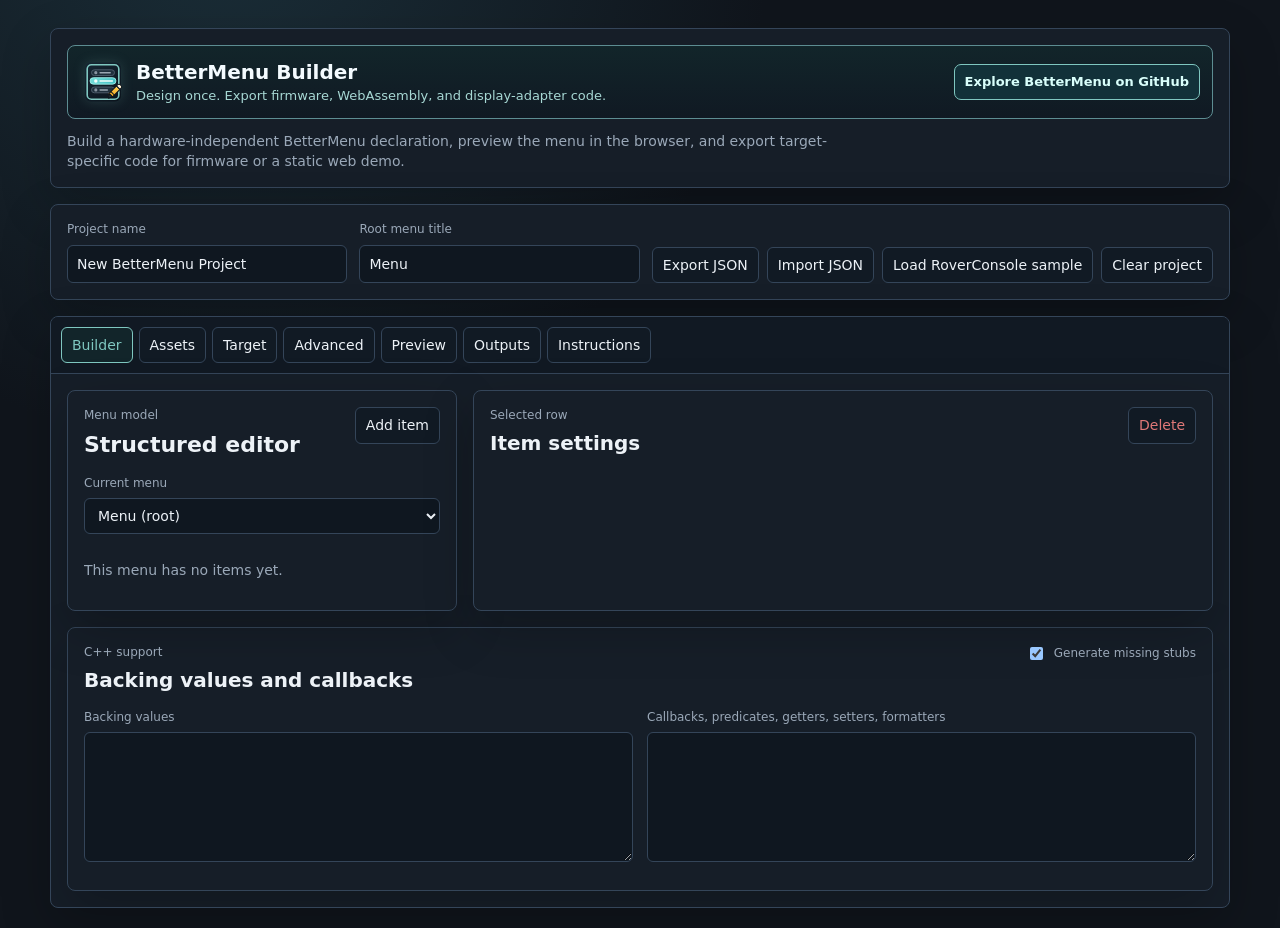
<file: docs/menu-builder/index.html>
<!doctype html>
<html lang="en">
<head>
  <meta charset="utf-8">
  <meta name="viewport" content="width=device-width, initial-scale=1">
  <title>BetterMenu Builder</title>
  <link rel="stylesheet" href="./styles.css?v=builder-brand">
</head>
<body>
  <main class="shell">
    <section class="intro-panel">
      <div class="builder-brand">
        <div class="brand-lockup" aria-label="BetterMenu Builder">
          <img class="brand-mark" src="./assets/icons/bettermenu-builder-icon.svg" alt="" aria-hidden="true">
          <div>
            <strong>BetterMenu Builder</strong>
            <span>Design once. Export firmware, WebAssembly, and display-adapter code.</span>
          </div>
        </div>
        <a class="repo-cta" href="https://github.com/ripred/BetterMenu">Explore BetterMenu on GitHub</a>
      </div>
      <p>
        Build a hardware-independent BetterMenu declaration, preview the menu in the browser, and export target-specific code for firmware or a static web demo.
      </p>
    </section>

    <section class="toolbar-panel" aria-label="Project controls">
      <div class="field compact">
        <label for="project-name">Project name</label>
        <input id="project-name" type="text">
      </div>
      <div class="field compact">
        <label for="root-title">Root menu title</label>
        <input id="root-title" type="text">
      </div>
      <div class="button-row">
        <button type="button" id="save-json">Export JSON</button>
        <label class="file-button" for="load-json">Import JSON</label>
        <input id="load-json" type="file" accept="application/json,.json">
        <button type="button" id="load-sample">Load RoverConsole sample</button>
        <button type="button" id="clear-model">Clear project</button>
      </div>
    </section>

    <section class="workspace">
      <nav class="tabs" aria-label="Builder views">
        <button class="tab active" type="button" data-tab="builder">Builder</button>
        <button class="tab" type="button" data-tab="assets">Assets</button>
        <button class="tab" type="button" data-tab="target">Target</button>
        <button class="tab" type="button" data-tab="advanced">Advanced</button>
        <button class="tab" type="button" data-tab="preview">Preview</button>
        <button class="tab" type="button" data-tab="outputs">Outputs</button>
        <button class="tab" type="button" data-tab="instructions">Instructions</button>
      </nav>

      <section class="tab-panel active" data-panel="builder">
        <div class="builder-grid">
          <section class="panel" aria-label="Menu tree">
            <div class="panel-heading">
              <div>
                <p class="panel-label">Menu model</p>
                <h1>Structured editor</h1>
              </div>
              <button type="button" id="add-item">Add item</button>
            </div>
            <div class="field">
              <label for="menu-select">Current menu</label>
              <select id="menu-select"></select>
            </div>
            <div id="item-list" class="item-list" role="listbox" aria-label="Menu items"></div>
          </section>

          <section class="panel" aria-label="Item editor">
            <div class="panel-heading">
              <div>
                <p class="panel-label">Selected row</p>
                <h2 id="editor-title">Item settings</h2>
              </div>
              <button type="button" id="delete-item" class="danger">Delete</button>
            </div>
            <div id="item-editor" class="editor-form"></div>
          </section>
        </div>

        <section class="panel snippets-panel" aria-label="C++ support code">
          <div class="panel-heading">
            <div>
              <p class="panel-label">C++ support</p>
              <h2>Backing values and callbacks</h2>
            </div>
            <label class="checkline">
              <input id="generate-stubs" type="checkbox">
              Generate missing stubs
            </label>
          </div>
          <div class="snippet-grid">
            <div class="field">
              <label for="backing-snippet">Backing values</label>
              <textarea id="backing-snippet" spellcheck="false"></textarea>
            </div>
            <div class="field">
              <label for="callback-snippet">Callbacks, predicates, getters, setters, formatters</label>
              <textarea id="callback-snippet" spellcheck="false"></textarea>
            </div>
          </div>
        </section>
      </section>

      <section class="tab-panel" data-panel="assets">
        <div class="assets-grid">
          <section class="panel" aria-label="Asset library">
            <div class="panel-heading">
              <div>
                <p class="panel-label">Asset model</p>
                <h2>Icons and bitmaps</h2>
              </div>
              <button type="button" id="load-rover-assets">Load RoverConsole icons</button>
            </div>
            <div id="asset-list" class="asset-list" aria-label="Project assets"></div>
          </section>

          <section class="panel" aria-label="Add assets">
            <div class="panel-heading">
              <div>
                <p class="panel-label">Local asset import</p>
                <h2>Add asset</h2>
              </div>
            </div>
            <div class="form-grid">
              <div class="field">
                <label for="asset-key">Asset key</label>
                <input id="asset-key" type="text" placeholder="battery">
              </div>
              <div class="field">
                <label for="asset-size">Target icon size</label>
                <input id="asset-size" type="number" min="8" max="96" value="18">
              </div>
            </div>
            <div class="field">
              <label for="asset-svg-source">Paste SVG source</label>
              <textarea id="asset-svg-source" spellcheck="false" placeholder="<svg ...></svg>"></textarea>
            </div>
            <div class="button-row">
              <button type="button" id="add-svg-asset">Add pasted SVG</button>
              <label class="file-button" for="asset-svg-file">Upload SVG</label>
              <input id="asset-svg-file" type="file" accept=".svg,image/svg+xml">
            </div>
            <hr>
            <div class="form-grid">
              <div class="field compact">
                <label class="file-button" for="asset-raster-file">Upload image</label>
                <input id="asset-raster-file" type="file" accept="image/png,image/jpeg,image/webp,image/gif">
              </div>
              <div class="field compact">
                <label class="file-button" for="asset-mask-file">Optional mask image</label>
                <input id="asset-mask-file" type="file" accept="image/png,image/jpeg,image/webp,image/gif">
              </div>
            </div>
            <div class="button-row">
              <button type="button" id="add-raster-asset">Add image asset</button>
            </div>
            <p class="muted">SVGs are sanitized before preview/export. Images and masks are decoded in browser memory and stored as project data, never as local paths.</p>
          </section>
        </div>
      </section>

      <section class="tab-panel" data-panel="target">
        <section class="panel" aria-label="Target profile">
          <div class="panel-heading">
            <div>
              <p class="panel-label">Adapter generator</p>
              <h2>Target profile</h2>
            </div>
          </div>
          <div class="form-grid">
            <div class="field">
              <label for="target-profile">Profile</label>
              <select id="target-profile"></select>
            </div>
            <div class="field">
              <label for="target-skin">Renderer skin</label>
              <select id="target-skin"></select>
            </div>
            <div class="field">
              <label for="target-width">Width</label>
              <input id="target-width" data-target-prop="width" type="number" min="0">
            </div>
            <div class="field">
              <label for="target-height">Height</label>
              <input id="target-height" data-target-prop="height" type="number" min="0">
            </div>
            <div class="field">
              <label for="target-rotation">Rotation</label>
              <input id="target-rotation" data-target-prop="rotation" type="number" min="0">
            </div>
            <div class="field">
              <label for="target-origin-row">Origin row</label>
              <input id="target-origin-row" data-target-prop="originRow" type="number" min="1">
            </div>
            <div class="field">
              <label for="target-origin-col">Origin column</label>
              <input id="target-origin-col" data-target-prop="originCol" type="number" min="1">
            </div>
            <div class="field">
              <label for="target-serial-baud">Serial baud</label>
              <select id="target-serial-baud" data-target-prop="serialBaud">
                <option value="300">300</option>
                <option value="1200">1200</option>
                <option value="2400">2400</option>
                <option value="4800">4800</option>
                <option value="9600">9600</option>
                <option value="14400">14400</option>
                <option value="19200">19200</option>
                <option value="28800">28800</option>
                <option value="38400">38400</option>
                <option value="57600">57600</option>
                <option value="115200">115200</option>
                <option value="230400">230400</option>
                <option value="250000">250000</option>
                <option value="500000">500000</option>
                <option value="1000000">1000000</option>
              </select>
            </div>
            <div class="field">
              <label for="target-display-object">Display object</label>
              <input id="target-display-object" data-target-prop="displayObject" type="text">
            </div>
            <div class="field">
              <label for="target-pin-cs">CS pin constant</label>
              <input id="target-pin-cs" data-target-pin="cs" type="text">
            </div>
            <div class="field">
              <label for="target-pin-dc">DC pin constant</label>
              <input id="target-pin-dc" data-target-pin="dc" type="text">
            </div>
            <div class="field">
              <label for="target-pin-rst">RST pin constant</label>
              <input id="target-pin-rst" data-target-pin="rst" type="text">
            </div>
            <div class="field">
              <label for="target-input-adapter">Input adapter</label>
              <select id="target-input-adapter" data-target-prop="inputAdapter">
                <option value="serial-keys">Serial keys</option>
                <option value="stdio-keys">stdio keys</option>
                <option value="gpio-buttons">Direct GPIO buttons</option>
                <option value="button-gestures">ButtonGestures single button</option>
                <option value="custom-event">Custom event input</option>
              </select>
            </div>
            <div class="field">
              <label for="target-key-up">Up key</label>
              <input id="target-key-up" data-target-key="up" type="text" maxlength="1">
            </div>
            <div class="field">
              <label for="target-key-down">Down key</label>
              <input id="target-key-down" data-target-key="down" type="text" maxlength="1">
            </div>
            <div class="field">
              <label for="target-key-select">Select key</label>
              <input id="target-key-select" data-target-key="select" type="text" maxlength="1">
            </div>
            <div class="field">
              <label for="target-key-cancel">Back key</label>
              <input id="target-key-cancel" data-target-key="cancel" type="text" maxlength="1">
            </div>
            <div class="field">
              <label for="target-key-left">Left key</label>
              <input id="target-key-left" data-target-key="left" type="text" maxlength="1">
            </div>
            <div class="field">
              <label for="target-key-right">Right key</label>
              <input id="target-key-right" data-target-key="right" type="text" maxlength="1">
            </div>
            <label class="checkline target-check">
              <input id="target-key-case-insensitive" data-target-prop="serialKeyCaseInsensitive" type="checkbox">
              Serial keys ignore case
            </label>
            <div class="field">
              <label for="target-button-up">Up button pin</label>
              <input id="target-button-up" data-target-button-pin="up" type="text">
            </div>
            <div class="field">
              <label for="target-button-down">Down button pin</label>
              <input id="target-button-down" data-target-button-pin="down" type="text">
            </div>
            <div class="field">
              <label for="target-button-select">Select button pin</label>
              <input id="target-button-select" data-target-button-pin="select" type="text">
            </div>
            <div class="field">
              <label for="target-button-cancel">Back button pin</label>
              <input id="target-button-cancel" data-target-button-pin="cancel" type="text">
            </div>
            <div class="field">
              <label for="target-button-left">Left button pin</label>
              <input id="target-button-left" data-target-button-pin="left" type="text">
            </div>
            <div class="field">
              <label for="target-button-right">Right button pin</label>
              <input id="target-button-right" data-target-button-pin="right" type="text">
            </div>
            <div class="field">
              <label for="target-button-debounce">Button debounce ms</label>
              <input id="target-button-debounce" data-target-prop="buttonDebounceMs" type="number" min="0">
            </div>
            <div class="field">
              <label for="target-gesture-pin">Gesture button pin</label>
              <input id="target-gesture-pin" data-target-prop="gesturePin" type="text">
            </div>
            <div class="field">
              <label for="target-custom-event-reader">Custom event reader</label>
              <input id="target-custom-event-reader" data-target-prop="customEventReader" type="text">
            </div>
            <label class="checkline target-check">
              <input id="target-buttons-active-low" data-target-prop="buttonsActiveLow" type="checkbox">
              Buttons active low
            </label>
            <label class="checkline target-check">
              <input id="target-navigation-wrap" data-target-prop="navigationWrap" type="checkbox">
              Wrap at menu ends
            </label>
            <label class="checkline target-check">
              <input id="target-serial-autoscroll" data-target-prop="serialAutoscroll" type="checkbox">
              Serial preview autoscroll
            </label>
            <label class="checkline target-check">
              <input id="target-serial-timestamps" data-target-prop="serialTimestamps" type="checkbox">
              Serial preview timestamps
            </label>
            <label class="checkline target-check">
              <input id="target-ansi-color" data-target-prop="ansiColor" type="checkbox">
              ANSI color
            </label>
            <label class="checkline target-check">
              <input id="target-ansi-hide-cursor" data-target-prop="ansiHideCursor" type="checkbox">
              Hide terminal cursor
            </label>
            <label class="checkline target-check">
              <input id="target-ansi-clear-on-begin" data-target-prop="ansiClearOnBegin" type="checkbox">
              Clear region on begin
            </label>
          </div>
          <div id="target-summary" class="target-summary"></div>
        </section>
      </section>

      <section class="tab-panel" data-panel="advanced">
        <section class="panel" aria-label="Status widgets">
          <div class="panel-heading">
            <div>
              <p class="panel-label">Graphical status</p>
              <h2>Status widgets</h2>
            </div>
          </div>
          <div id="status-widget-editor" class="status-widget-editor"></div>
        </section>
      </section>

      <section class="tab-panel" data-panel="preview">
        <div class="preview-grid">
          <section class="panel preview-shell" aria-label="Generated menu preview">
            <div class="panel-heading">
              <div>
                <p class="panel-label">Browser preview</p>
                <h2>Generated menu</h2>
              </div>
            </div>
            <div class="preview-workspace">
              <div class="preview-display-stack">
                <div class="preview-display-toolbar" aria-label="Preview zoom">
                  <button type="button" id="preview-zoom-out" aria-label="Zoom out" title="Zoom out"></button>
                  <span id="preview-zoom-label" aria-live="polite">100%</span>
                  <button type="button" id="preview-zoom-in" aria-label="Zoom in" title="Zoom in"></button>
                </div>
                <div id="preview-frame" class="preview-frame">
                  <div id="preview-menu" class="preview-menu" aria-label="Menu preview"></div>
                </div>
              </div>

              <div class="preview-remote" aria-label="Menu controls">
                <button class="remote-button remote-up" type="button" data-choice="3" aria-label="Move up" title="Move up"></button>
                <button class="remote-button remote-left" type="button" data-choice="1" aria-label="Move left" title="Move left"></button>
                <button class="remote-button remote-select" type="button" data-choice="5" aria-label="Select" title="Select"></button>
                <button class="remote-button remote-right" type="button" data-choice="2" aria-label="Move right" title="Move right"></button>
                <button class="remote-button remote-down" type="button" data-choice="4" aria-label="Move down" title="Move down"></button>
                <button class="remote-button remote-back" type="button" data-choice="6" aria-label="Back" title="Back"></button>
              </div>
            </div>
          </section>
          <section class="panel" aria-label="Preview details">
            <p class="panel-label">Selected item</p>
            <h2 id="preview-title">Waiting for selection</h2>
            <p id="preview-body">The preview updates from the structured BetterMenu model.</p>
            <div class="facts">
              <div><span>Runtime</span><strong>Model preview</strong></div>
              <div><span>Export</span><strong>Arduino + Web</strong></div>
              <div><span>Hosting</span><strong>Static Pages</strong></div>
            </div>
          </section>
        </div>
      </section>

      <section class="tab-panel" data-panel="outputs">
        <section class="panel">
          <div class="panel-heading">
            <div>
              <p class="panel-label">Generated artifacts</p>
              <h2>Copy or download outputs</h2>
            </div>
            <div class="button-row">
              <button type="button" id="copy-output">Copy current output</button>
              <button type="button" id="download-output">Download current output</button>
            </div>
          </div>
          <div class="field">
            <label for="output-select">Output</label>
            <select id="output-select">
              <option value="firmwareDeclaration">Firmware declaration</option>
              <option value="firmwareSketch">Arduino Serial sketch</option>
              <option value="ansiSketch">ANSI Serial sketch</option>
              <option value="stdioProgram">Desktop C++ stdio program</option>
              <option value="wasmBridgeCpp">WebAssembly bridge source</option>
              <option value="webPackageFiles">Web package manifest</option>
              <option value="targetSketch">Selected target sketch/source</option>
              <option value="targetAssets">Selected target asset header</option>
              <option value="adafruitSketch">Adafruit ILI9341 sketch</option>
              <option value="adafruitAssets">RGB565 asset header</option>
              <option value="targetPackageFiles">Target package manifest</option>
              <option value="diagnostics">Diagnostics</option>
            </select>
          </div>
          <pre id="output-code" class="code-output" tabindex="0"></pre>
        </section>
      </section>

      <section class="tab-panel" data-panel="instructions">
        <section class="panel">
          <div class="panel-heading">
            <div>
              <p class="panel-label">Next steps</p>
              <h2>Generated placement guide</h2>
            </div>
          </div>
          <div id="instructions" class="instructions"></div>
        </section>
      </section>
    </section>
  </main>

  <script type="module" src="./app.js?v=target-visibility-20260606"></script>
</body>
</html>
</file>
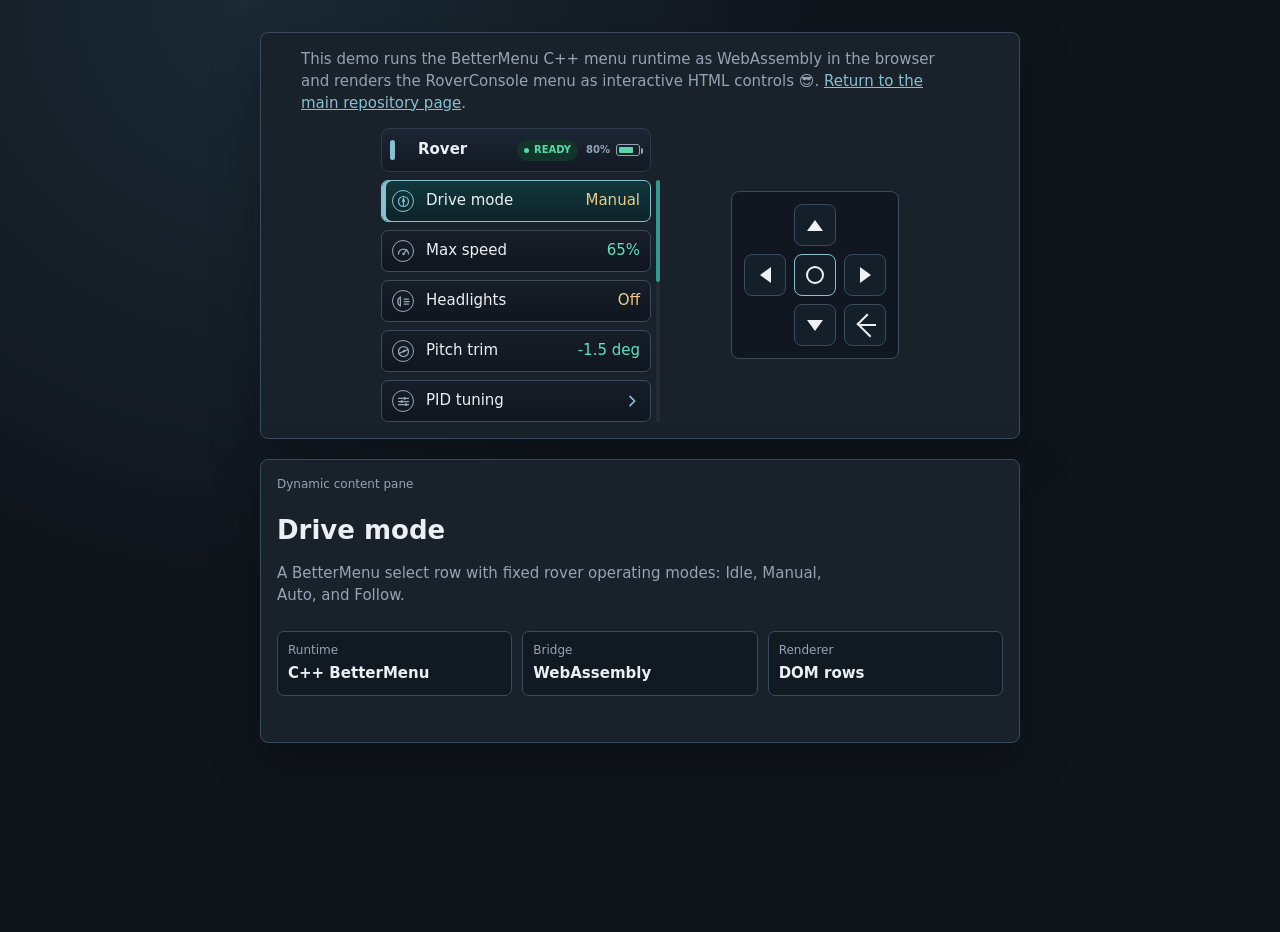
<file: docs/web-adapter/index.html>
<!doctype html>
<html lang="en">
<head>
  <meta charset="utf-8">
  <meta name="viewport" content="width=device-width, initial-scale=1">
  <title>BetterMenu WebAssembly Adapter</title>
  <link rel="stylesheet" href="./styles.css?v=remote-layout">
</head>
<body>
  <main class="shell">
    <section class="menu-panel" aria-label="BetterMenu WebAssembly demo">
      <div class="panel-top">
        <p class="demo-intro">
          This demo runs the BetterMenu C++ menu runtime as WebAssembly in the browser and renders the RoverConsole menu as interactive HTML controls 😎. <a href="https://github.com/ripred/BetterMenu">Return to the main repository page</a>.
        </p>
      </div>

      <div class="menu-workspace">
        <div id="menu" class="menu" role="listbox" aria-label="Rendered BetterMenu rows"></div>

        <div class="preview-remote" aria-label="Menu controls">
          <button class="remote-button remote-up" type="button" data-choice="3" aria-label="Move up" title="Move up"></button>
          <button class="remote-button remote-left" type="button" data-choice="1" aria-label="Move left" title="Move left"></button>
          <button class="remote-button remote-select" type="button" data-choice="5" aria-label="Select" title="Select"></button>
          <button class="remote-button remote-right" type="button" data-choice="2" aria-label="Move right" title="Move right"></button>
          <button class="remote-button remote-down" type="button" data-choice="4" aria-label="Move down" title="Move down"></button>
          <button class="remote-button remote-back" type="button" data-choice="6" aria-label="Back" title="Back"></button>
        </div>
      </div>
    </section>

    <section class="content-panel" aria-live="polite">
      <p class="eyebrow">Dynamic content pane</p>
      <h2 id="content-title">Waiting for BetterMenu</h2>
      <p id="content-body">The C++ runtime has not rendered yet.</p>
      <div class="facts">
        <a class="fact-link" href="https://github.com/ripred/BetterMenu">
          <span>Runtime</span>
          <strong>C++ BetterMenu</strong>
        </a>
        <div><span>Bridge</span><strong>WebAssembly</strong></div>
        <div><span>Renderer</span><strong>DOM rows</strong></div>
      </div>
    </section>
  </main>

  <script type="module" src="./demo.js"></script>
</body>
</html>
</file>
<file: docs/menu-builder/styles.css>
:root {
  color-scheme: dark;
  --bg: #10151c;
  --panel: #19222d;
  --panel-2: #121a24;
  --field: #0f1720;
  --line: #344559;
  --text: #edf2f7;
  --muted: #9aa8b8;
  --accent: #7fc7c0;
  --accent-2: #e9c46a;
  --danger: #e07878;
  --ok: #7ed39f;
}

* {
  box-sizing: border-box;
}

body {
  margin: 0;
  min-height: 100vh;
  background: radial-gradient(circle at 18% -10%, #1b2f39 0, transparent 34rem), var(--bg);
  color: var(--text);
  font: 14px/1.45 system-ui, -apple-system, BlinkMacSystemFont, "Segoe UI", sans-serif;
}

button,
input,
select,
textarea {
  font: inherit;
}

button,
.file-button {
  border: 1px solid var(--line);
  border-radius: 6px;
  background: #111a24;
  color: var(--text);
  padding: 7px 10px;
  cursor: pointer;
}

button:hover,
button:focus-visible,
.file-button:hover,
.file-button:focus-visible {
  border-color: var(--accent);
  outline: none;
}

button.active,
.tab.active {
  border-color: var(--accent);
  color: var(--accent);
  background: #12252a;
}

button.danger {
  color: var(--danger);
}

a {
  color: var(--accent);
}

.shell {
  width: min(1180px, calc(100vw - 32px));
  margin: 28px auto;
  display: grid;
  gap: 16px;
}

.intro-panel,
.toolbar-panel,
.workspace,
.panel {
  border: 1px solid var(--line);
  border-radius: 8px;
  background: color-mix(in srgb, var(--panel) 88%, black);
  box-shadow: 0 18px 50px rgb(0 0 0 / 0.22);
}

.intro-panel,
.toolbar-panel,
.panel {
  padding: 16px;
}

.intro-panel {
  display: grid;
  gap: 12px;
}

.builder-brand {
  display: flex;
  align-items: center;
  justify-content: space-between;
  gap: 16px;
  border: 1px solid color-mix(in srgb, var(--accent) 55%, var(--line));
  border-radius: 8px;
  background: linear-gradient(180deg, #12252a, #101923);
  padding: 12px;
}

.repo-cta {
  border: 1px solid var(--accent);
  border-radius: 7px;
  color: #d9fffb;
  background: #123139;
  font-size: 13px;
  font-weight: 700;
  padding: 8px 10px;
  text-decoration: none;
  white-space: nowrap;
}

.repo-cta:hover,
.repo-cta:focus-visible {
  background: #163f49;
  outline: none;
}

.brand-lockup {
  display: inline-flex;
  align-items: center;
  gap: 10px;
  min-width: 0;
}

.brand-mark {
  display: block;
  width: 46px;
  height: 46px;
  border-radius: 9px;
  object-fit: contain;
  filter: drop-shadow(0 0 0.35rem rgb(127 199 192 / 0.18));
}

.brand-lockup strong,
.brand-lockup span:last-child {
  display: block;
}

.brand-lockup strong {
  color: #f4fbff;
  font-size: 20px;
  letter-spacing: 0;
}

.brand-lockup span:last-child {
  color: #a7d8d4;
  font-size: 13px;
}

.intro-panel p {
  max-width: 88ch;
  margin: 0;
  color: var(--muted);
}

.toolbar-panel {
  display: grid;
  grid-template-columns: minmax(180px, 1fr) minmax(180px, 1fr) auto;
  gap: 12px;
  align-items: end;
}

.workspace {
  overflow: hidden;
}

.tabs {
  display: flex;
  gap: 6px;
  padding: 10px;
  border-bottom: 1px solid var(--line);
  background: #111923;
  overflow-x: auto;
}

.tab {
  white-space: nowrap;
}

.tab-panel {
  display: none;
  padding: 16px;
}

.tab-panel.active {
  display: block;
}

.builder-grid,
.assets-grid {
  display: grid;
  grid-template-columns: minmax(280px, 390px) minmax(360px, 1fr);
  gap: 16px;
}

.preview-grid {
  display: grid;
  grid-template-columns: minmax(520px, 680px) minmax(360px, 1fr);
  gap: 16px;
}

.snippets-panel {
  margin-top: 16px;
}

.snippet-grid {
  display: grid;
  grid-template-columns: 1fr 1fr;
  gap: 14px;
}

.panel-heading {
  display: flex;
  align-items: start;
  justify-content: space-between;
  gap: 12px;
  margin-bottom: 14px;
}

.panel-label {
  margin: 0 0 4px;
  color: var(--muted);
  font-size: 12px;
}

h1,
h2,
h3 {
  margin: 0;
  letter-spacing: 0;
}

h1 {
  font-size: 22px;
}

h2 {
  font-size: 20px;
}

h3 {
  font-size: 16px;
}

.field {
  display: grid;
  gap: 6px;
  margin-bottom: 12px;
}

.field.compact {
  margin-bottom: 0;
}

.field label,
.checkline {
  color: var(--muted);
  font-size: 12px;
}

.checkline {
  display: inline-flex;
  align-items: center;
  gap: 8px;
}

input[type="text"],
input[type="number"],
select,
textarea {
  width: 100%;
  border: 1px solid var(--line);
  border-radius: 6px;
  background: var(--field);
  color: var(--text);
  padding: 8px 9px;
}

textarea {
  min-height: 130px;
  resize: vertical;
  font: 12px/1.45 ui-monospace, SFMono-Regular, Menlo, Consolas, monospace;
}

input[type="file"] {
  display: none;
}

hr {
  border: 0;
  border-top: 1px solid var(--line);
  margin: 16px 0;
}

.button-row {
  display: flex;
  flex-wrap: wrap;
  gap: 8px;
  align-items: center;
}

.item-list {
  display: grid;
  gap: 8px;
  max-height: 520px;
  overflow: auto;
}

.item-row {
  display: grid;
  grid-template-columns: minmax(0, 1fr) auto;
  gap: 10px;
  align-items: center;
  border: 1px solid var(--line);
  border-radius: 7px;
  background: linear-gradient(180deg, #151f2a, #101720);
  padding: 10px;
  text-align: left;
}

.item-row.selected {
  border-color: var(--accent);
  box-shadow: inset 4px 0 0 var(--accent);
}

.item-row strong,
.preview-row strong {
  display: block;
  overflow: hidden;
  text-overflow: ellipsis;
  white-space: nowrap;
}

.meta {
  color: var(--muted);
  font-size: 12px;
}

.badge {
  border: 1px solid var(--line);
  border-radius: 999px;
  padding: 2px 7px;
  color: var(--accent-2);
  font-size: 11px;
  white-space: nowrap;
}

.editor-form {
  display: grid;
  gap: 2px;
}

.form-grid {
  display: grid;
  grid-template-columns: repeat(2, minmax(0, 1fr));
  gap: 10px;
}

.decorator-grid {
  display: grid;
  grid-template-columns: repeat(2, minmax(0, 1fr));
  gap: 8px;
}

.asset-list {
  display: grid;
  gap: 10px;
  max-height: 560px;
  overflow: auto;
}

.asset-card {
  display: grid;
  grid-template-columns: auto minmax(0, 1fr) auto;
  gap: 10px;
  align-items: center;
  border: 1px solid var(--line);
  border-radius: 7px;
  background: linear-gradient(180deg, #151f2a, #101720);
  padding: 10px;
}

.asset-preview,
.preview-icon {
  display: grid;
  place-items: center;
  color: #96a6b6;
  border: 1px solid currentColor;
  border-radius: 50%;
}

.asset-preview {
  width: 36px;
  height: 36px;
}

.asset-preview::before,
.preview-icon::before {
  content: "";
  width: 62%;
  height: 62%;
  background: currentColor;
  -webkit-mask: var(--asset-url, none) center / contain no-repeat;
  mask: var(--asset-url, none) center / contain no-repeat;
}

.target-summary {
  display: grid;
  gap: 12px;
}

.target-summary section {
  border: 1px solid var(--line);
  border-radius: 7px;
  background: #111923;
  padding: 12px;
}

.target-summary ul {
  margin: 8px 0 0;
  padding-left: 20px;
  color: var(--muted);
}

.status-widget-editor {
  display: grid;
  gap: 12px;
}

.status-widget-grid {
  display: grid;
  grid-template-columns: repeat(2, minmax(0, 1fr));
  gap: 16px;
}

.status-widget-card {
  border: 1px solid var(--line);
  border-radius: 7px;
  background: #111923;
  padding: 12px;
}

.status-widget-card.disabled {
  opacity: 0.68;
}

.status-widget-card.disabled input:not([type="checkbox"]) {
  cursor: not-allowed;
}

.preview-shell {
  min-height: 500px;
}

.preview-workspace {
  display: flex;
  flex-wrap: wrap;
  align-items: flex-start;
  gap: 18px;
}

.preview-display-stack {
  display: grid;
  gap: 8px;
  min-width: min(100%, 320px);
  max-width: 100%;
  overflow: auto;
}

.preview-display-toolbar {
  display: inline-flex;
  align-items: center;
  gap: 8px;
  color: var(--muted);
}

.preview-display-toolbar button {
  position: relative;
  display: grid;
  place-items: center;
  width: 28px;
  height: 28px;
  padding: 0;
}

.preview-display-toolbar button::before,
.preview-display-toolbar button::after {
  content: "";
  grid-area: 1 / 1;
  width: 12px;
  height: 2px;
  background: currentColor;
}

#preview-zoom-in::after {
  transform: rotate(90deg);
}

#preview-zoom-label {
  min-width: 44px;
  text-align: center;
  font-size: 12px;
  font-variant-numeric: tabular-nums;
}

.preview-frame {
  width: 100%;
}

.preview-frame.graphical-frame {
  width: calc(var(--preview-width, 320px) * var(--preview-zoom, 1));
  height: calc(var(--preview-height, 240px) * var(--preview-zoom, 1));
  overflow: auto;
}

.preview-menu {
  display: grid;
  gap: 8px;
  padding-right: 8px;
  position: relative;
}

.preview-menu.rover-skin {
  align-content: start;
  border: 1px solid #263443;
  border-radius: 8px;
  background: linear-gradient(180deg, #111923, #0c1118);
  padding: 8px 18px 8px 8px;
  min-height: 294px;
}

.preview-menu.graphical-viewport {
  position: relative;
  width: var(--preview-width, 320px);
  height: var(--preview-height, 240px);
  aspect-ratio: var(--preview-aspect, 320 / 240);
  min-height: 0;
  overflow: hidden;
  transform: scale(var(--preview-zoom, 1));
  transform-origin: top left;
}

.preview-menu.rover-skin.graphical-viewport {
  display: block;
  gap: 0;
  padding: 0;
  border: 0;
  border-radius: 0;
  box-shadow: 0 0 0 1px #263443;
}

.preview-menu.text-stream-preview {
  display: block;
  padding: 0;
}

.stream-output {
  min-height: 248px;
  max-height: 360px;
  overflow: auto;
  margin: 0;
  border: 1px solid var(--line);
  border-radius: 7px;
  background: #071017;
  color: #dfe8f2;
  padding: 14px;
  font: 13px/1.45 ui-monospace, SFMono-Regular, Menlo, Consolas, monospace;
  white-space: pre;
}

.serial-stream-preview .stream-output {
  color: #cdd8df;
}

.stdio-screen-preview .stream-output {
  color: #e5edf3;
}

.preview-menu.ansi-terminal-preview {
  display: grid;
  gap: 8px;
  justify-content: start;
  padding: 0;
}

.preview-menu.monochrome-viewport {
  position: relative;
  width: var(--preview-width, 128px);
  height: var(--preview-height, 64px);
  aspect-ratio: var(--preview-aspect, 128 / 64);
  min-height: 0;
  overflow: hidden;
  transform: scale(var(--preview-zoom, 1));
  transform-origin: top left;
  border: 0;
  border-radius: 0;
  background: #f7fbff;
  box-shadow: 0 0 0 1px #263443;
  color: #061015;
  font: 7px/1 ui-monospace, SFMono-Regular, Menlo, Consolas, monospace;
}

.mono-line {
  position: absolute;
  left: 0;
  right: 0;
  top: var(--mono-top, 0);
  height: var(--mono-height, 10px);
  padding: 1px 3px 0;
  white-space: nowrap;
  overflow: hidden;
}

.mono-line.title {
  border-bottom: 1px solid #061015;
  font-weight: 700;
}

.mono-line.selected,
.mono-line.editing {
  background: #061015;
  color: #f7fbff;
}

.mono-line.disabled {
  color: #7b8794;
}

.mono-status {
  position: absolute;
  top: 1px;
  right: 3px;
  max-width: 52px;
  overflow: hidden;
  background: #f7fbff;
  color: #061015;
  text-align: right;
  white-space: nowrap;
}

.preview-menu.character-lcd-preview {
  display: block;
  width: fit-content;
  padding: 0;
  transform: scale(var(--preview-zoom, 1));
  transform-origin: top left;
}

.lcd-window {
  display: grid;
  grid-template-rows: repeat(var(--lcd-rows, 2), 1.35em);
  width: fit-content;
  border: 1px solid #273747;
  border-radius: 8px;
  background: #10231b;
  color: #b7ffca;
  padding: 12px;
  box-shadow: inset 0 0 0 3px #07110d;
  font: 18px/1.35 ui-monospace, SFMono-Regular, Menlo, Consolas, monospace;
  letter-spacing: 0;
}

.lcd-line {
  width: calc(var(--lcd-cols, 16) * 0.62em);
  white-space: pre;
  overflow: hidden;
  text-shadow: 0 0 0.45rem rgb(126 211 159 / 0.45);
}

.terminal-region-label {
  color: var(--muted);
  font-size: 12px;
}

.ansi-terminal {
  display: grid;
  grid-auto-rows: 1.45em;
  width: fit-content;
  min-width: min(100%, calc(var(--terminal-cols, 48) * 0.68em + 28px));
  min-height: calc(var(--terminal-lines, 8) * 1.45em + 28px);
  overflow: auto;
  border: 1px solid #273747;
  border-radius: 7px;
  background: #050b10;
  color: #dfe8f2;
  padding: 14px;
  font: 13px/1.45 ui-monospace, SFMono-Regular, Menlo, Consolas, monospace;
}

.ansi-line {
  white-space: pre;
}

.ansi-line.title {
  color: #5fe0c4;
  font-weight: 700;
}

.ansi-line.selected {
  color: #061015;
  background: #5fd5d0;
  font-weight: 700;
}

.ansi-line.editing {
  color: #0d1218;
  background: #e8c36d;
  font-weight: 700;
}

.ansi-line.disabled {
  color: #6f7f8e;
}

.ansi-line.selected.disabled {
  color: #6f7f8e;
  background: transparent;
}

.preview-header,
.preview-row {
  display: grid;
  grid-template-columns: minmax(0, 1fr) auto;
  align-items: center;
  gap: 12px;
  text-align: left;
  border: 1px solid var(--line);
  border-radius: 7px;
  background: linear-gradient(180deg, #17202b, #101720);
  padding: 9px 10px;
  min-height: 42px;
}

.preview-header {
  color: var(--accent);
  font-weight: 700;
  background: linear-gradient(180deg, #1c2634, #121923);
}

.rover-skin .preview-header {
  grid-template-columns: minmax(0, 1fr) auto;
  min-height: 34px;
  padding: 7px 10px;
}

.rover-skin.graphical-viewport .preview-header {
  position: absolute;
  left: 8px;
  top: 6px;
  width: 304px;
  height: 32px;
  min-height: 0;
  padding: 5px 8px;
  border-radius: 8px;
}

.breadcrumb {
  min-width: 0;
  overflow: hidden;
  text-overflow: ellipsis;
  white-space: nowrap;
}

.preview-status {
  display: inline-flex;
  align-items: center;
  gap: 8px;
}

.state-chip {
  display: inline-flex;
  align-items: center;
  gap: 6px;
  border-radius: 999px;
  padding: 3px 8px;
  font-size: 11px;
  line-height: 1;
}

.state-chip span {
  width: 5px;
  height: 5px;
  border-radius: 50%;
  background: currentColor;
}

.state-chip.ready {
  color: #7ed39f;
  background: #12342b;
}

.state-chip.armed {
  color: #e9c46a;
  background: #392a12;
}

.battery-meter {
  display: inline-flex;
  align-items: center;
  gap: 5px;
  color: var(--muted);
  font-size: 11px;
}

.battery-case {
  display: block;
  width: 24px;
  height: 12px;
  border: 1px solid currentColor;
  border-radius: 2px;
  padding: 2px;
}

.battery-fill {
  display: block;
  height: 100%;
  background: currentColor;
}

.battery-meter.good {
  color: #7ed39f;
}

.battery-meter.warn {
  color: #e9c46a;
}

.battery-meter.low {
  color: var(--danger);
}

.rover-skin .preview-row {
  grid-template-columns: auto minmax(0, 1fr) auto;
  min-height: 42px;
}

.rover-skin.graphical-viewport .preview-row {
  position: absolute;
  left: 8px;
  top: var(--row-top, 44px);
  width: 294px;
  height: 32px;
  min-height: 0;
  grid-template-columns: 44px minmax(0, 1fr) auto;
  gap: 0;
  padding: 0;
  border-radius: 7px;
}

.preview-icon {
  width: 24px;
  height: 24px;
}

.graphical-viewport .preview-icon {
  width: 22px;
  height: 22px;
  margin-left: 7px;
}

.preview-row.selected .preview-icon {
  color: var(--accent);
}

.preview-row.disabled .preview-icon {
  color: #677386;
}

.preview-row.disabled .preview-icon::before,
.preview-icon.empty::before {
  opacity: 0.55;
}

.row-main {
  min-width: 0;
}

.graphical-viewport .row-main strong {
  font-size: 14px;
  line-height: 1;
}

.graphical-viewport .row-main {
  align-self: center;
}

.preview-row.selected {
  border-color: var(--accent);
  background: linear-gradient(180deg, #11373c, #0c2329);
  box-shadow: inset 4px 0 0 var(--accent);
}

.preview-row.disabled {
  color: #718091;
}

.preview-row .value {
  color: var(--ok);
  font-variant-numeric: tabular-nums;
  white-space: nowrap;
}

.graphical-viewport .preview-row .value {
  align-self: center;
  padding-right: 8px;
  font-size: 14px;
}

.preview-row.choice .value {
  color: var(--accent-2);
}

.value-icon {
  color: var(--muted);
  font-size: 22px;
  line-height: 1;
}

.edit-controls {
  display: inline-grid;
  grid-template-columns: 22px auto 22px;
  align-items: center;
  gap: 7px;
  color: var(--accent);
}

.edit-button {
  display: grid;
  place-items: center;
  width: 22px;
  height: 22px;
  border: 1px solid currentColor;
  border-radius: 5px;
}

.edit-button::before,
.edit-button.plus::after {
  content: "";
  width: 10px;
  height: 2px;
  background: currentColor;
  grid-area: 1 / 1;
}

.edit-button.plus::after {
  transform: rotate(90deg);
}

.edit-value {
  min-width: 48px;
  color: var(--accent);
  text-align: center;
  font-variant-numeric: tabular-nums;
}

.preview-scrollbar {
  position: absolute;
  top: 52px;
  right: 7px;
  bottom: 9px;
  width: 4px;
  border-radius: 2px;
  background: #223041;
}

.graphical-viewport .preview-scrollbar {
  top: 44px;
  right: auto;
  left: 307px;
  bottom: auto;
  height: 176px;
}

.preview-remote {
  display: grid;
  grid-template-columns: repeat(3, 42px);
  grid-template-rows: repeat(3, 42px);
  gap: 8px;
  align-self: center;
  padding: 12px;
  border: 1px solid var(--line);
  border-radius: 8px;
  background: #101720;
}

.remote-button {
  position: relative;
  display: grid;
  place-items: center;
  width: 42px;
  height: 42px;
  padding: 0;
  color: #edf2f7;
  border-radius: 8px;
  background: #141f2a;
}

.remote-button::before,
.remote-button::after {
  content: "";
  grid-area: 1 / 1;
}

.remote-up {
  grid-column: 2;
  grid-row: 1;
}

.remote-left {
  grid-column: 1;
  grid-row: 2;
}

.remote-select {
  grid-column: 2;
  grid-row: 2;
  border-color: var(--accent);
}

.remote-right {
  grid-column: 3;
  grid-row: 2;
}

.remote-down {
  grid-column: 2;
  grid-row: 3;
}

.remote-back {
  grid-column: 3;
  grid-row: 3;
}

.remote-up::before,
.remote-down::before,
.remote-left::before,
.remote-right::before {
  width: 0;
  height: 0;
  border-style: solid;
}

.remote-up::before {
  border-width: 0 8px 11px;
  border-color: transparent transparent currentColor;
}

.remote-down::before {
  border-width: 11px 8px 0;
  border-color: currentColor transparent transparent;
}

.remote-left::before {
  border-width: 8px 11px 8px 0;
  border-color: transparent currentColor transparent transparent;
}

.remote-right::before {
  border-width: 8px 0 8px 11px;
  border-color: transparent transparent transparent currentColor;
}

.remote-select::before {
  width: 14px;
  height: 14px;
  border: 2px solid currentColor;
  border-radius: 50%;
}

.remote-back::before {
  width: 17px;
  height: 13px;
  border-left: 2px solid currentColor;
  border-bottom: 2px solid currentColor;
  transform: translateX(3px) rotate(45deg);
}

.remote-back::after {
  width: 16px;
  height: 2px;
  background: currentColor;
  transform: translateX(3px);
}

.preview-scrollbar span {
  position: absolute;
  left: 0;
  right: 0;
  border-radius: 2px;
  background: #3a968c;
}

.facts {
  display: grid;
  grid-template-columns: repeat(3, minmax(0, 1fr));
  gap: 10px;
  margin-top: 18px;
}

.facts div {
  border: 1px solid var(--line);
  border-radius: 7px;
  background: #111923;
  padding: 10px;
}

.facts span {
  display: block;
  color: var(--muted);
  font-size: 12px;
}

.facts strong {
  display: block;
  margin-top: 4px;
}

.code-output {
  min-height: 520px;
  max-height: 70vh;
  overflow: auto;
  margin: 0;
  border: 1px solid var(--line);
  border-radius: 7px;
  background: #0b1118;
  color: #dfe8f2;
  padding: 14px;
  font: 12px/1.48 ui-monospace, SFMono-Regular, Menlo, Consolas, monospace;
  white-space: pre;
}

.muted {
  color: var(--muted);
}

.instructions {
  display: grid;
  gap: 12px;
}

.instructions section {
  border: 1px solid var(--line);
  border-radius: 7px;
  background: #111923;
  padding: 12px;
}

.instructions h3 {
  margin-bottom: 8px;
}

.instructions ol,
.instructions ul {
  margin: 0;
  padding-left: 20px;
  color: var(--muted);
}

@media (max-width: 900px) {
  .toolbar-panel,
  .builder-grid,
  .preview-grid,
  .snippet-grid,
  .assets-grid,
  .status-widget-grid {
    grid-template-columns: 1fr;
  }
}

@media (max-width: 560px) {
  .shell {
    width: min(100vw - 20px, 1180px);
    margin: 10px auto;
  }

  .tab-panel,
  .intro-panel,
  .toolbar-panel,
  .panel {
    padding: 12px;
  }

  .builder-brand {
    align-items: flex-start;
    flex-direction: column;
    gap: 8px;
  }

  .form-grid,
  .decorator-grid,
  .facts {
    grid-template-columns: 1fr;
  }
}
</file>
<file: docs/web-adapter/styles.css>
:root {
  color-scheme: dark;
  --bg: #10151c;
  --panel: #1c2531;
  --panel-2: #253142;
  --line: #3a4a5f;
  --text: #ecf0f5;
  --muted: #95a3b3;
  --accent: #88c0d0;
  --green: #a3be8c;
  --yellow: #ebcb8b;
  --danger: #bf616a;
}

* {
  box-sizing: border-box;
}

body {
  margin: 0;
  min-height: 100vh;
  background: radial-gradient(circle at 20% 0%, #1b2a35 0, transparent 36rem), var(--bg);
  color: var(--text);
  font: 15px/1.45 system-ui, -apple-system, BlinkMacSystemFont, "Segoe UI", sans-serif;
}

.shell {
  display: grid;
  grid-template-columns: 1fr;
  gap: 20px;
  width: min(760px, calc(100vw - 32px));
  margin: 32px auto;
}

.menu-panel,
.content-panel {
  border: 1px solid var(--line);
  background: color-mix(in srgb, var(--panel) 88%, black);
  border-radius: 8px;
  padding: 16px;
  box-shadow: 0 18px 50px rgb(0 0 0 / 0.26);
}

.menu-panel {
  padding-inline: 40px;
}

.panel-top {
  margin-bottom: 14px;
}

.demo-intro {
  max-width: 68ch;
  margin: 0;
  color: var(--muted);
}

.demo-intro a {
  color: var(--accent);
}

.demo-intro a:focus-visible {
  outline: 1px solid var(--accent);
  outline-offset: 2px;
}

.eyebrow {
  margin: 0 0 4px;
  color: var(--muted);
  font-size: 12px;
  letter-spacing: 0;
}

h1,
h2 {
  margin: 0;
  letter-spacing: 0;
}

h1 {
  font-size: 22px;
}

h2 {
  font-size: 26px;
}

.menu {
  display: grid;
  gap: 8px;
  width: min(100%, 280px);
  min-width: 0;
  padding-right: 10px;
  position: relative;
  justify-self: center;
}

.menu-workspace {
  display: grid;
  grid-template-columns: minmax(220px, 280px) max-content;
  gap: clamp(32px, 9vw, 70px);
  align-items: start;
  justify-content: center;
}

.menu-header {
  display: grid;
  grid-template-columns: minmax(0, 1fr) auto;
  align-items: center;
  gap: 10px;
  min-height: 44px;
  border: 1px solid #2e3a4a;
  border-radius: 8px;
  background: linear-gradient(180deg, #1c2634, #121923);
  padding: 6px 8px;
}

.header-title-group {
  display: grid;
  grid-template-columns: 20px minmax(0, 1fr);
  align-items: center;
  gap: 8px;
  min-width: 0;
}

.header-affordance {
  display: grid;
  place-items: center;
  width: 18px;
  height: 24px;
  border-radius: 4px;
  color: var(--accent);
}

.header-affordance::before {
  content: "";
  width: 16px;
  height: 16px;
  background: currentColor;
  -webkit-mask: var(--icon-url, none) center / contain no-repeat;
  mask: var(--icon-url, none) center / contain no-repeat;
}

.menu-header:not(.has-back) .header-affordance {
  width: 5px;
  height: 20px;
  background: var(--accent);
}

.menu-header:not(.has-back) .header-affordance::before {
  content: none;
}

.menu-header.has-back .header-affordance {
  border: 1px solid currentColor;
}

.header-title {
  min-width: 0;
  color: var(--text);
  font-weight: 700;
  overflow: hidden;
  text-overflow: ellipsis;
  white-space: nowrap;
}

.crumb {
  color: var(--muted);
  font-weight: 600;
}

.crumb-separator {
  margin: 0 6px;
  color: var(--muted);
}

.header-state-group {
  display: flex;
  align-items: center;
  gap: 8px;
}

.state-chip {
  display: inline-flex;
  align-items: center;
  gap: 5px;
  min-width: 54px;
  border-radius: 999px;
  padding: 3px 7px;
  font-size: 10px;
  font-weight: 700;
}

.state-chip span {
  width: 5px;
  height: 5px;
  border-radius: 50%;
  background: currentColor;
}

.state-chip.ready {
  color: #56d8a8;
  background: #12342b;
}

.state-chip.armed {
  color: #e8b65c;
  background: #3a2a12;
}

.battery-meter {
  display: inline-grid;
  grid-template-columns: auto 26px;
  align-items: center;
  gap: 6px;
  color: var(--muted);
  font-size: 10px;
  font-weight: 700;
  font-variant-numeric: tabular-nums;
}

.battery-case {
  display: block;
  width: 24px;
  height: 12px;
  border: 1px solid currentColor;
  border-radius: 3px;
  padding: 2px;
  position: relative;
}

.battery-case::after {
  content: "";
  position: absolute;
  top: 3px;
  right: -4px;
  width: 2px;
  height: 6px;
  border-radius: 0 2px 2px 0;
  background: currentColor;
}

.battery-fill {
  display: block;
  height: 100%;
  border-radius: 1px;
  background: #56d8a8;
}

.battery-meter.warn .battery-fill {
  background: #e8b65c;
}

.battery-meter.low .battery-fill {
  background: var(--danger);
}

.row {
  display: grid;
  grid-template-columns: 24px minmax(0, 1fr) auto;
  align-items: center;
  min-height: 42px;
  gap: 10px;
  border: 1px solid var(--line);
  border-radius: 7px;
  background: linear-gradient(180deg, #171e28, #10161f);
  padding: 8px 10px;
  cursor: default;
}

.row-icon {
  display: grid;
  place-items: center;
  width: 22px;
  height: 22px;
  color: #96a6b6;
  border: 1px solid currentColor;
  border-radius: 50%;
}

.row.selected .row-icon {
  color: var(--accent);
}

.row.disabled .row-icon {
  color: #677386;
}

.row.alert .row-icon {
  color: var(--danger);
}

.row-icon::before {
  content: "";
  width: 15px;
  height: 15px;
  background: currentColor;
  -webkit-mask: var(--icon-url, url("./icons/dot.svg")) center / contain no-repeat;
  mask: var(--icon-url, url("./icons/dot.svg")) center / contain no-repeat;
}

.row.selected {
  border-color: var(--accent);
  background: linear-gradient(180deg, #11373c, #0c2329);
  box-shadow: inset 4px 0 0 var(--accent);
}

.row.disabled {
  color: #7b8796;
}

.row.alert .label {
  color: var(--danger);
}

.label {
  min-width: 0;
  overflow: hidden;
  text-overflow: ellipsis;
  white-space: nowrap;
}

.value {
  color: var(--green);
  font-variant-numeric: tabular-nums;
  min-width: 0;
  white-space: nowrap;
  text-align: right;
}

.row.menu .value {
  color: var(--accent);
}

.row.choice .value {
  color: var(--yellow);
}

.row.editable .value {
  color: #5fe0c4;
}

.row.readonly .value {
  color: #6fb6e8;
}

.value-icon,
.value-lock,
.edit-button::before {
  content: "";
  display: block;
  background: currentColor;
  -webkit-mask: var(--icon-url) center / contain no-repeat;
  mask: var(--icon-url) center / contain no-repeat;
}

.value-icon {
  width: 16px;
  height: 16px;
}

.value-lock {
  display: inline-block;
  width: 12px;
  height: 12px;
  margin-left: 5px;
  vertical-align: -2px;
  color: #677386;
}

.edit-controls {
  display: grid;
  grid-template-columns: 22px minmax(48px, 1fr) 22px;
  align-items: center;
  width: 112px;
  gap: 5px;
}

.edit-button {
  display: grid;
  place-items: center;
  width: 22px;
  height: 22px;
  border: 1px solid var(--accent);
  border-radius: 5px;
  background: transparent;
  color: var(--accent);
  padding: 0;
  cursor: pointer;
}

.edit-button::before {
  width: 14px;
  height: 14px;
}

.edit-button:hover,
.edit-button:focus-visible {
  background: #172230;
  outline: none;
}

.edit-value {
  color: #5fe0c4;
  font-variant-numeric: tabular-nums;
  font-size: 13px;
  text-align: center;
  white-space: nowrap;
}

.menu-scrollbar {
  position: absolute;
  right: 1px;
  top: 52px;
  bottom: 0;
  width: 4px;
  border-radius: 999px;
  background: #222b38;
}

.menu-scrollbar span {
  position: absolute;
  left: 0;
  width: 100%;
  min-height: 20px;
  border-radius: inherit;
  background: #3a968c;
}

.preview-remote {
  display: grid;
  grid-template-columns: repeat(3, 42px);
  grid-template-rows: repeat(3, 42px);
  gap: 8px;
  align-self: center;
  justify-self: center;
  padding: 12px;
  border: 1px solid var(--line);
  border-radius: 8px;
  background: #101720;
}

.remote-button {
  position: relative;
  display: grid;
  place-items: center;
  width: 42px;
  height: 42px;
  border: 1px solid var(--line);
  border-radius: 8px;
  background: #141f2a;
  color: #edf2f7;
  padding: 0;
  cursor: pointer;
}

.remote-button::before,
.remote-button::after {
  content: "";
  grid-area: 1 / 1;
}

.remote-button:hover,
.remote-button:focus-visible {
  border-color: var(--accent);
  background: #172230;
  outline: none;
}

.remote-button:active {
  background: #223144;
  transform: translateY(1px);
}

.remote-up {
  grid-column: 2;
  grid-row: 1;
}

.remote-left {
  grid-column: 1;
  grid-row: 2;
}

.remote-select {
  grid-column: 2;
  grid-row: 2;
  border-color: var(--accent);
}

.remote-right {
  grid-column: 3;
  grid-row: 2;
}

.remote-down {
  grid-column: 2;
  grid-row: 3;
}

.remote-back {
  grid-column: 3;
  grid-row: 3;
}

.remote-up::before,
.remote-down::before,
.remote-left::before,
.remote-right::before {
  width: 0;
  height: 0;
  border-style: solid;
}

.remote-up::before {
  border-width: 0 8px 11px;
  border-color: transparent transparent currentColor;
}

.remote-down::before {
  border-width: 11px 8px 0;
  border-color: currentColor transparent transparent;
}

.remote-left::before {
  border-width: 8px 11px 8px 0;
  border-color: transparent currentColor transparent transparent;
}

.remote-right::before {
  border-width: 8px 0 8px 11px;
  border-color: transparent transparent transparent currentColor;
}

.remote-select::before {
  width: 14px;
  height: 14px;
  border: 2px solid currentColor;
  border-radius: 50%;
}

.remote-back::before {
  width: 17px;
  height: 13px;
  border-left: 2px solid currentColor;
  border-bottom: 2px solid currentColor;
  transform: translateX(3px) rotate(45deg);
}

.remote-back::after {
  width: 16px;
  height: 2px;
  background: currentColor;
  transform: translateX(3px);
}

.content-panel {
  display: grid;
  align-content: start;
  gap: 14px;
}

.content-measure {
  position: absolute;
  top: 0;
  left: -10000px;
  height: auto;
  min-height: 0;
  pointer-events: none;
  visibility: hidden;
}

#content-body {
  max-width: 58ch;
  margin: 0;
  color: var(--muted);
}

#content-body,
.measure-body {
  max-width: 58ch;
}

.facts {
  display: grid;
  grid-template-columns: repeat(3, minmax(0, 1fr));
  gap: 10px;
  margin-top: 10px;
}

.facts div,
.fact-link {
  border: 1px solid var(--line);
  border-radius: 7px;
  padding: 10px;
  background: #111923;
}

.fact-link {
  color: inherit;
  text-decoration: none;
}

.fact-link:hover,
.fact-link:focus-visible {
  border-color: var(--accent);
  outline: none;
}

.facts span {
  display: block;
  color: var(--muted);
  font-size: 12px;
}

.facts strong {
  display: block;
  margin-top: 4px;
}

@media (max-width: 560px) {
  .menu-panel {
    padding-inline: 22px;
  }

  .menu-workspace {
    grid-template-columns: 1fr;
  }

  .preview-remote {
    justify-self: center;
  }
}
</file>
